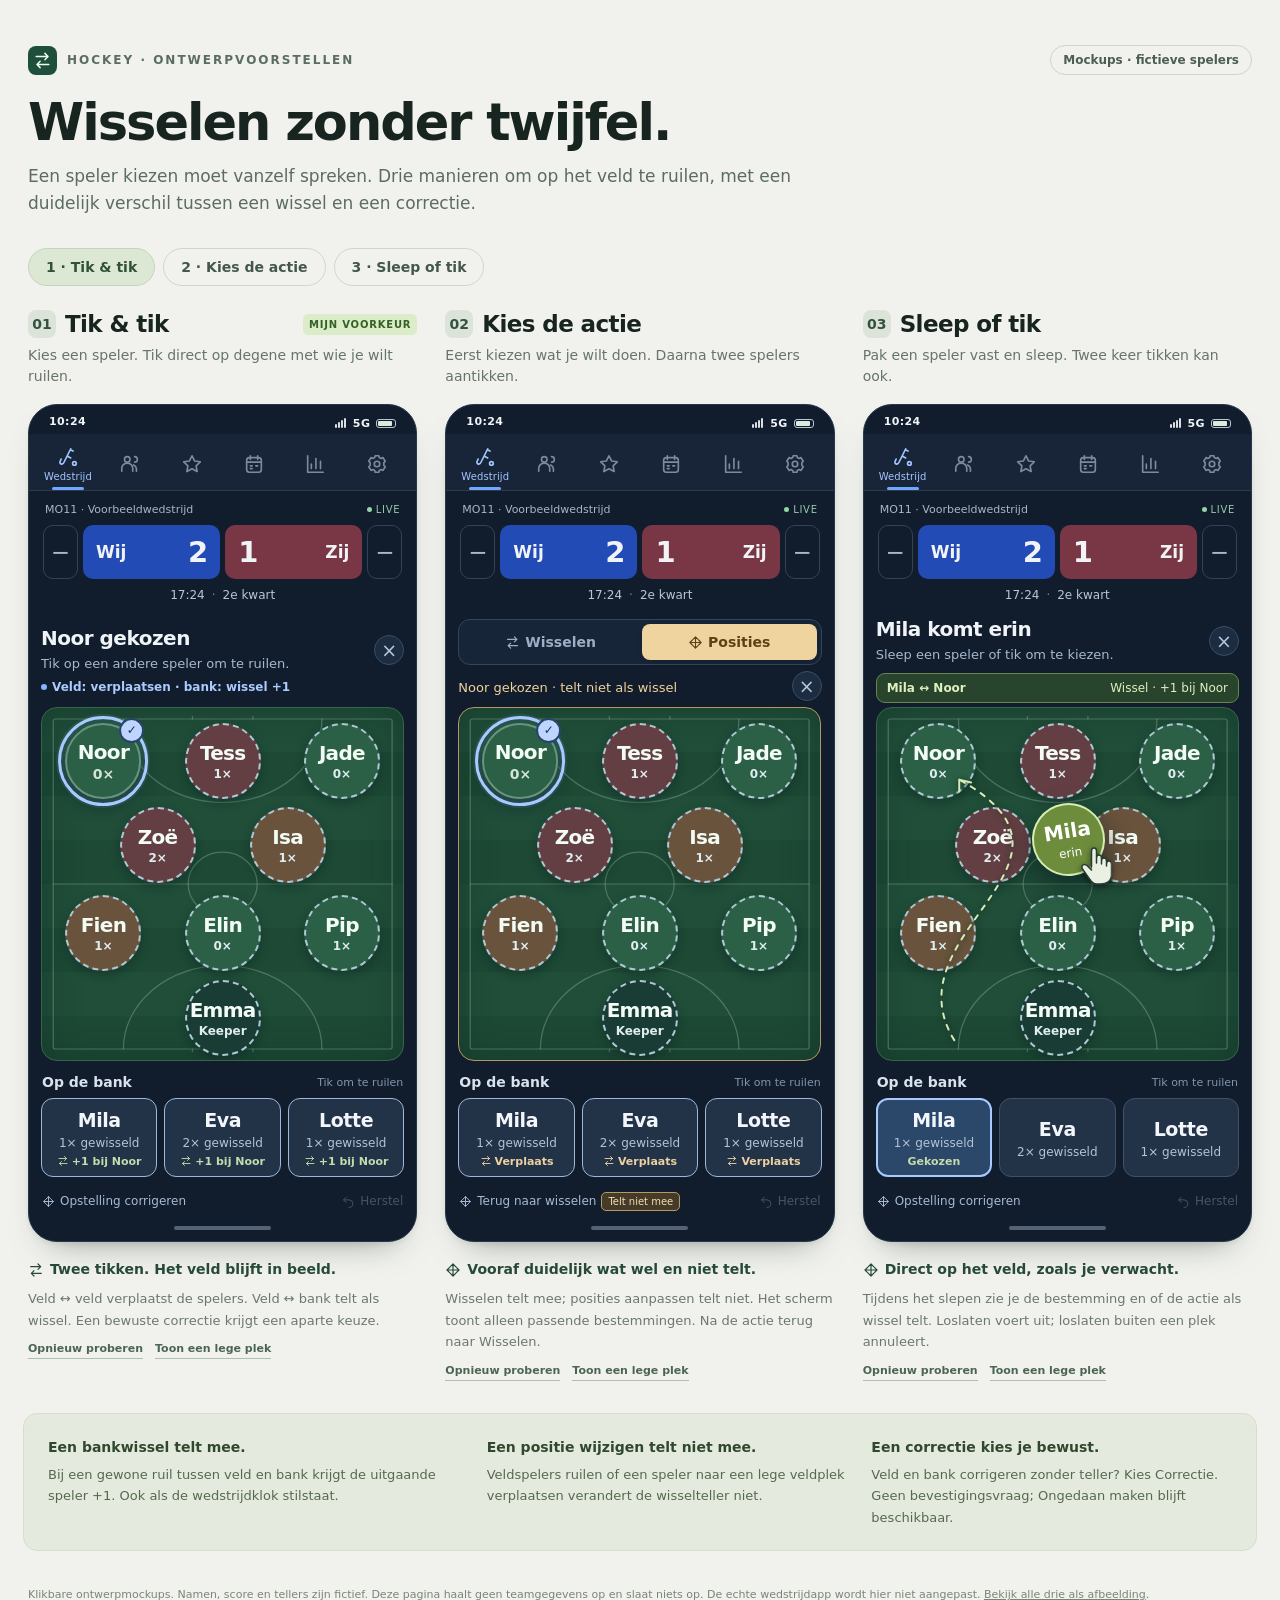
<file: public/ontwerpen/spelerwissels/index.html>
<!doctype html>
<html lang="nl">
<head>
  <meta charset="utf-8">
  <meta name="viewport" content="width=device-width,initial-scale=1">
  <meta http-equiv="Content-Security-Policy" content="default-src 'none'; script-src 'unsafe-inline'; style-src 'unsafe-inline'; img-src 'self' data:; connect-src 'none'; form-action 'none'; base-uri 'none'">
  <meta name="color-scheme" content="light">
  <title>Drie voorstellen · spelers wisselen</title>
  <style>
    *{box-sizing:border-box}body{margin:0;background:#f1f2ed;color:#17241f;font-family:Inter,ui-sans-serif,system-ui,-apple-system,BlinkMacSystemFont,"Segoe UI",sans-serif;-webkit-font-smoothing:antialiased}button{font:inherit;cursor:pointer}button:focus-visible,a:focus-visible{outline:3px solid #71aaff;outline-offset:4px}button:disabled{cursor:default}a{color:inherit}svg{display:inline-block;vertical-align:middle;fill:none;stroke:currentColor;stroke-width:1.8;stroke-linecap:round;stroke-linejoin:round}header{max-width:1290px;margin:auto;padding:45px 28px 23px}.eyebrow{display:flex;align-items:center;gap:10px;font-size:12px;font-weight:750;letter-spacing:2px;text-transform:uppercase;color:#5b6c61}.brand{display:grid;place-items:center;width:29px;height:29px;background:#1e4f3c;color:#efffec;border-radius:8px}.eyebrow .badge{margin-left:auto;letter-spacing:0;text-transform:none;font-size:12px;font-weight:650;border:1px solid #ccd5ca;border-radius:30px;padding:7px 12px;color:#4c5d52}h1{font-size:clamp(30px,4vw,51px);line-height:1.12;letter-spacing:-2px;margin:19px 0 12px;font-weight:760}header>p{font-size:17px;line-height:1.6;color:#5b6c61;margin:0;max-width:810px}.variant-nav{display:flex;gap:8px;max-width:1290px;margin:auto;padding:8px 28px 24px}.variant-nav button{border:1px solid #cfd7cc;border-radius:30px;padding:10px 17px;background:transparent;font-size:14px;font-weight:650;color:#43574a}.variant-nav button.current{background:#1d4938;color:#fff;border-color:#1d4938}.gallery{display:grid;grid-template-columns:repeat(3,minmax(0,1fr));gap:28px;max-width:1290px;padding:0 28px 26px;margin:auto}.variant{min-width:0}.variant-title{display:flex;align-items:center;gap:9px;margin:0 0 7px;font-size:23px;letter-spacing:-.6px}.number{display:grid;place-items:center;flex:none;width:28px;height:28px;border-radius:8px;background:#dce4d9;color:#355240;font-size:14px;letter-spacing:0}.recommend{font-size:10px;text-transform:uppercase;letter-spacing:.8px;background:#dbecc8;color:#356127;border-radius:5px;padding:5px 6px;white-space:nowrap;margin-left:auto}.variant-deck{font-size:14px;line-height:1.5;margin:0 0 17px;color:#667568;min-height:42px}.phone{background:#111c2d;border:1px solid #27384d;border-radius:29px;overflow:hidden;box-shadow:0 18px 35px -22px #17281f88,0 3px 4px #17281f0b;color:#f0f4f7;position:relative;isolation:isolate}.status{height:29px;padding:10px 20px 3px;display:flex;justify-content:space-between;font-size:11px;font-weight:700;letter-spacing:.4px}.status .signals{display:flex;gap:6px;align-items:center}.status .battery{width:20px;height:9px;border:1px solid #b7c6d5;border-radius:3px;position:relative}.battery:before{content:"";position:absolute;inset:1px 3px 1px 1px;background:#dcebdc;border-radius:1px}.app-tabs{display:flex;align-items:center;justify-content:space-around;height:57px;padding:4px 8px 0;border-bottom:1px solid #2c3a4a;background:#182438}.tab{height:52px;display:flex;align-items:center;flex-direction:column;justify-content:center;gap:3px;position:relative;color:#7b8b9e;width:46px}.tab svg{width:22px;height:22px}.tab.active{color:#a3c6ff}.tab.active:after{content:"";position:absolute;bottom:0;width:32px;height:3px;border-radius:4px;background:#71a8ff}.tab small{font-size:10px;letter-spacing:.1px}.app-top{padding:12px 14px 10px}.match-label{display:flex;align-items:center;justify-content:space-between;font-size:11px;color:#a9b6c5;margin:0 2px 9px}.live{display:flex;align-items:center;gap:4px;font-size:10px;letter-spacing:.7px;color:#92cba7}.live:before{content:"";width:5px;height:5px;border-radius:50%;background:#93d5a6}.score{height:54px;display:grid;grid-template-columns:35px 1fr 1fr 35px;gap:5px}.score .minus{display:grid;place-items:center;border:1px solid #344257;border-radius:10px;color:#a8b7ca;font-size:23px}.team-score{display:flex;justify-content:space-between;align-items:center;padding:0 13px;border-radius:10px;background:#234bb5;font-size:17px;font-weight:650}.team-score.away{background:#793644}.team-score b{font-size:29px;font-variant-numeric:tabular-nums;letter-spacing:-1px}.clock{margin:9px 0 0;display:flex;gap:7px;justify-content:center;color:#bbc6d2;font-size:12px;font-variant-numeric:tabular-nums}.clock .dot{color:#718395}.work-area{padding:0 12px 0}.control-area{height:95px;position:relative;display:flex;flex-direction:column;justify-content:center;gap:6px}.instruction{display:flex;align-items:center;justify-content:space-between;gap:5px}.instruction h3{font-size:20px;font-weight:700;letter-spacing:-.5px;margin:0}.instruction p{margin:5px 0 0;font-size:13px;line-height:1.4;color:#a6b9ce}.cancel{border:1px solid #3b4d63;border-radius:50%;width:30px;height:30px;flex:none;color:#b5c6d8;background:#1c2c41;font-size:19px;display:grid;place-items:center}.chosen-tag{display:inline-flex;align-items:center;gap:5px;color:#aacbff;font-size:12px;font-weight:650}.chosen-tag:before{content:"";width:6px;height:6px;border-radius:50%;background:#83b4ff}.modes{display:grid;grid-template-columns:1fr 1fr;padding:4px;border-radius:12px;border:1px solid #34445a;background:#162538;gap:4px}.mode-button{height:36px;border:none;background:none;color:#9eafc5;border-radius:8px;font-size:14px;font-weight:650}.mode-button.active{background:#c0d4ff;color:#14396a;box-shadow:0 2px 5px #0002}.mode-button[data-mode="correctie"].active{background:#f0d49f;color:#5c4216}.mode-note{font-size:12px;color:#f1d3a0;text-align:center}.pitch{height:354px;position:relative;container-type:inline-size;overflow:hidden;border-radius:16px;background:repeating-linear-gradient(0deg,#1d4935 0px,#1d4935 44px,#204e39 44px,#204e39 88px);box-shadow:inset 0 0 35px #0d2e2388;border:1px solid #38644b}.pitch-lines{position:absolute;inset:8px;width:calc(100% - 16px);height:calc(100% - 16px);stroke:#a9c9b755;stroke-width:1.15;pointer-events:none}.position{position:absolute;transform:translate(-50%,-50%);z-index:2;padding:0;width:clamp(65px,21cqw,77px);height:clamp(65px,21cqw,77px);border:2px solid #65967b;border-radius:50%;display:flex;align-items:center;justify-content:center;flex-direction:column;gap:3px;background:#2b6046;color:#f3fbf5;box-shadow:0 4px 10px #0a211e66;touch-action:manipulation;transition:box-shadow .16s,background .16s}.position .name{font-size:20px;font-weight:700;letter-spacing:-.7px;line-height:1.15}.position .count{font-size:14px;font-weight:550;color:#d2e4d5;line-height:1}.position.red{background:#633f43;border-color:#af7476}.position.orange{background:#69533c;border-color:#b79b68}.position.keeper{background:#193c35;border-color:#8aa87d}.position.empty{background:#12342570;border:1.5px dashed #84b29c;color:#bed7c7;box-shadow:none}.position.empty .name{font-size:26px;font-weight:400}.position.empty .count{font-size:12px}.position.selected{outline:3px solid #a8caff;outline-offset:4px;box-shadow:0 0 0 9px #91bbff1c,0 6px 17px #071a2ca1}.position.selected:after{content:"✓";position:absolute;top:-7px;right:-5px;width:21px;height:21px;display:grid;place-items:center;border-radius:50%;background:#bed6ff;border:2px solid #27456c;color:#0c355f;font-size:12px;font-weight:800}.position.target:not(.selected){border-color:#aec9d5;border-style:dashed}.position.target .count{color:#deedf0;font-size:12px}.position.drop-hover{outline:4px solid #d4eaaa;outline-offset:5px;box-shadow:0 0 0 11px #d7f4b52a}.position.dim{opacity:.43}.bench-head{display:flex;justify-content:space-between;align-items:center;padding:13px 1px 8px;color:#dae3ed;font-size:14px;font-weight:650}.bench-head small{color:#8095ac;font-size:11px;font-weight:450}.bench{display:grid;grid-template-columns:repeat(3,minmax(0,1fr));gap:7px}.bench-player{border:1px solid #40516a;background:#223247;border-radius:12px;min-height:79px;padding:9px 3px 8px;color:#f2f5f9;display:flex;flex-direction:column;align-items:center;justify-content:center;gap:5px;touch-action:manipulation;position:relative}.bench-player .name{font-size:19px;font-weight:650;letter-spacing:-.4px}.bench-player .count{font-size:12px;color:#b4c4d6}.bench-player .intent{font-size:11px;color:#c4dcad;display:flex;align-items:center;gap:3px;font-weight:650}.bench-player.selected{border:2px solid #a8caff;background:#2b476a;padding:8px 2px 7px}.bench-player.target{border-color:#9fb8d7}.bench-player .intent.correctie{color:#eed1a3}.bench-player.drop-hover{outline:3px solid #d2e9b0;outline-offset:2px}.action-strip{min-height:49px;display:flex;align-items:center;justify-content:space-between;gap:6px;padding:7px 1px 8px}.text-action{font-size:12px;background:none;border:none;color:#a6bbd4;padding:7px 0;display:flex;gap:5px;align-items:center}.text-action:disabled{opacity:.35}.correctie-pill{background:#463b29;border:1px solid #b89960;border-radius:5px;padding:3px 6px;color:#f4dcae;font-size:10px;white-space:nowrap}.home-indicator{height:15px;display:flex;justify-content:center;align-items:flex-start}.home-indicator:after{content:"";width:97px;height:4px;border-radius:4px;background:#718194;opacity:.7}.screen-feedback{background:#193c33;border:1px solid #437459;color:#c3e5cf;border-radius:10px;padding:10px 12px;position:absolute;left:11px;right:11px;bottom:20px;font-size:13px;line-height:1.5;z-index:12;box-shadow:0 10px 30px #0009;display:none}.screen-feedback.visible{display:block}.screen-feedback b{font-weight:700;color:#effff2}.screen-feedback .feedback-undo{background:none;border:none;color:#b9d0ff;text-decoration:underline;padding:4px 0 0;font-size:12px;font-weight:650}.drag-guide{position:absolute;inset:0;pointer-events:none;z-index:4}.drag-arrow{position:absolute;inset:0;width:100%;height:100%;overflow:visible;color:#d9efb7;filter:drop-shadow(0 1px 3px #0c271d)}.drag-ghost{position:absolute;left:43%;top:27%;width:73px;height:73px;border-radius:50%;border:2px solid #d5ecb2;background:#6d8c3c;color:#fff;display:flex;align-items:center;justify-content:center;flex-direction:column;box-shadow:0 10px 24px #081c2199;transform:rotate(-9deg);font-size:20px;font-weight:750}.drag-ghost small{font-size:12px;font-weight:500;margin-top:3px}.drag-hand{position:absolute;left:56%;top:39%;color:#f5f8ee;filter:drop-shadow(0 2px 3px #0008)}.drag-caption{display:flex;align-items:center;justify-content:space-between;background:#29442c;border:1px solid #698551;color:#dff0be;border-radius:9px;padding:7px 10px;font-size:12px;margin-top:2px}.drag-caption b{font-weight:700}.floating-player{position:fixed;z-index:100;pointer-events:none;width:76px;height:76px;border-radius:50%;background:#315e42;border:3px solid #d8efb7;color:white;box-shadow:0 8px 28px #0008;display:flex;align-items:center;justify-content:center;font-size:20px;font-weight:750;transform:translate(-50%,-50%) rotate(-6deg)}.phone[data-option="3"] .position,.phone[data-option="3"] .bench-player{touch-action:none}.method{padding-top:17px}.method .how{display:flex;align-items:center;gap:6px;color:#284b39;font-size:14px;font-weight:750;line-height:1.5}.method .how svg{width:16px;height:16px;flex:none}.method p{font-size:13px;line-height:1.65;color:#6c786c;margin:8px 0 0}.demo-links{display:flex;gap:12px;margin-top:11px}.demo-links button{background:none;border:none;border-bottom:1px solid #aebfae;color:#4c6552;padding:0 0 3px;font-size:11px;font-weight:650}.principles{max-width:1234px;margin:6px auto 35px;padding:22px 24px;background:#e5eadf;border:1px solid #d5decf;border-radius:14px;display:grid;grid-template-columns:1.15fr 1fr 1fr;gap:24px}.principles div{font-size:13px;line-height:1.65;color:#56694f}.principles strong{display:block;color:#30482f;font-size:14px;margin-bottom:5px}.footer{max-width:1290px;margin:auto;padding:0 28px 35px;font-size:11px;color:#798576;line-height:1.7}.svg-defs{position:absolute;width:0;height:0;overflow:hidden}.correction-state .pitch{border-color:#b49563}.correction-state .instruction p{color:#f0d39a}.reset-note{min-height:20px;font-size:11px;color:#7a897d;text-align:center;margin-top:11px}body.screenshot-mode header{padding-top:28px}body.screenshot-mode .variant-nav{padding-bottom:18px}body.screenshot-mode .demo-links{display:none}body.screenshot-mode .footer{padding-bottom:22px}
    @media(min-width:801px){.phone{max-width:390px;margin:auto}.variant{max-width:390px}.gallery{justify-content:center}.variant-nav button.current{background:#dde8d4;color:#31513a;border-color:#c4d5b9}}
    @media(max-width:1000px) and (min-width:801px){.gallery{gap:15px;padding:0 18px 24px}.variant-title{font-size:19px}.recommend{display:none}.position .name{font-size:18px}.pitch{height:335px}.bench-player .name{font-size:17px}.variant-deck{min-height:62px}}
    @media(max-width:800px){header{padding:26px 19px 17px}.eyebrow{font-size:10px;letter-spacing:1.4px}.eyebrow .badge{font-size:10px;padding:6px 8px}h1{letter-spacing:-1px;font-size:35px;max-width:320px}header>p{font-size:15px}.variant-nav{position:sticky;top:0;z-index:25;background:#f1f2edf5;backdrop-filter:blur(14px);padding:12px 16px 14px;gap:5px;justify-content:center}.variant-nav button{font-size:12px;padding:10px 12px;white-space:nowrap}.gallery{display:block;padding:6px 17px 24px;max-width:425px}.variant:not(.mobile-active){display:none}.variant-title{font-size:24px}.variant-deck{min-height:0;font-size:14px;margin-bottom:17px}.phone{border-radius:24px}.method .how{font-size:15px}.method p{font-size:14px}.demo-links button{font-size:12px;padding:4px 0}.principles{display:block;margin:0 17px 23px;padding:20px}.principles div+div{margin-top:17px}.footer{padding:0 19px 28px}.pitch{height:355px}.recommend{font-size:9px}.gallery[data-isolated="true"] .variant{display:block}}
    @media(prefers-reduced-motion:reduce){*{scroll-behavior:auto!important;transition:none!important}}
  </style>
</head>
<body>
<svg class="svg-defs" aria-hidden="true"><defs>
  <symbol id="i-hockey" viewBox="0 0 24 24"><path d="m15 3-7.5 15c-1.5 3-5.5 1.5-4-1.5l1-2.2M11 11l4 2M14.5 4l3 1.5"/><circle cx="19" cy="19" r="2"/></symbol>
  <symbol id="i-users" viewBox="0 0 24 24"><circle cx="9" cy="7" r="3"/><path d="M3 20v-3a6 6 0 0 1 12 0v3m2-16a3 3 0 0 1 0 6m2 10v-3a5 5 0 0 0-3-4"/></symbol>
  <symbol id="i-star" viewBox="0 0 24 24"><path d="m12 3 2.8 5.7 6.2.9-4.5 4.4 1.1 6.2-5.6-3-5.6 3 1.1-6.2L3 9.6l6.2-.9z"/></symbol>
  <symbol id="i-calendar" viewBox="0 0 24 24"><rect x="4" y="5" width="16" height="16" rx="3"/><path d="M4 10h16M8 3v4m8-4v4m-8 7h2m4 0h2m-8 3h2"/></symbol>
  <symbol id="i-chart" viewBox="0 0 24 24"><path d="M4 3v18h17M8 17v-5m5 5V6m5 11V9"/></symbol>
  <symbol id="i-settings" viewBox="0 0 24 24"><path d="m10 3-.5 2-2 .9L5.5 5 3 9l1.5 1.5v3L3 15l2.5 4 2-.9 2 .9.5 2h4l.5-2 2-.9 2 .9 2.5-4-1.5-1.5v-3L21 9l-2.5-4-2 .9-2-.9L14 3z"/><circle cx="12" cy="12" r="3"/></symbol>
  <symbol id="i-swap" viewBox="0 0 24 24"><path d="M4 7h15m-4-4 4 4-4 4M20 17H5m4-4-4 4 4 4"/></symbol>
  <symbol id="i-move" viewBox="0 0 24 24"><path d="M12 3v18M3 12h18M8 7l4-4 4 4M8 17l4 4 4-4M7 8l-4 4 4 4m10-8 4 4-4 4"/></symbol>
  <symbol id="i-undo" viewBox="0 0 24 24"><path d="m8 4-5 5 5 5M3 9h10a7 7 0 0 1 0 14"/></symbol>
  <symbol id="i-hand" viewBox="0 0 32 40"><path d="M12 22V6c0-4 5-4 5 0v12-5c0-4 5-4 5 0v6-3c0-4 5-4 5 0v5-2c0-4 5-4 5 0v11c0 6-5 9-11 9h-4c-3 0-5-2-7-5L3 24c-2-4 2-6 5-3l4 4" fill="#eaf0e2" stroke="#243e34" stroke-width="1.5"/></symbol>
</defs></svg>
<header>
  <div class="eyebrow"><span class="brand"><svg width="19" height="19"><use href="#i-swap"/></svg></span> Hockey · ontwerpvoorstellen <span class="badge">Mockups · fictieve spelers</span></div>
  <h1>Wisselen zonder twijfel.</h1>
  <p>Een speler kiezen moet vanzelf spreken. Drie manieren om op het veld te ruilen, met een duidelijk verschil tussen een wissel en een correctie.</p>
</header>
<nav class="variant-nav" aria-label="Kies een voorstel">
  <button class="current" data-tab="1">1 · Tik & tik</button><button data-tab="2">2 · Kies de actie</button><button data-tab="3">3 · Sleep of tik</button>
</nav>
<main class="gallery" id="gallery">
  <article class="variant mobile-active" id="optie-1" data-variant="1">
    <h2 class="variant-title"><span class="number">01</span> Tik & tik <span class="recommend">Mijn voorkeur</span></h2>
    <p class="variant-deck">Kies een speler. Tik direct op degene met wie je wilt ruilen.</p>
    <div class="phone" data-option="1"></div>
    <div class="method"><div class="how"><svg width="18" height="18"><use href="#i-swap"/></svg> Twee tikken. Het veld blijft in beeld.</div><p>Veld ↔ veld verplaatst de spelers. Veld ↔ bank telt als wissel. Een bewuste correctie krijgt een aparte keuze.</p><div class="demo-links"><button data-demo="1:reset">Opnieuw proberen</button><button data-demo="1:empty">Toon een lege plek</button></div></div>
  </article>
  <article class="variant" id="optie-2" data-variant="2">
    <h2 class="variant-title"><span class="number">02</span> Kies de actie</h2>
    <p class="variant-deck">Eerst kiezen wat je wilt doen. Daarna twee spelers aantikken.</p>
    <div class="phone" data-option="2"></div>
    <div class="method"><div class="how"><svg width="18" height="18"><use href="#i-move"/></svg> Vooraf duidelijk wat wel en niet telt.</div><p>Wisselen telt mee; posities aanpassen telt niet. Het scherm toont alleen passende bestemmingen. Na de actie terug naar Wisselen.</p><div class="demo-links"><button data-demo="2:reset">Opnieuw proberen</button><button data-demo="2:empty">Toon een lege plek</button></div></div>
  </article>
  <article class="variant" id="optie-3" data-variant="3">
    <h2 class="variant-title"><span class="number">03</span> Sleep of tik</h2>
    <p class="variant-deck">Pak een speler vast en sleep. Twee keer tikken kan ook.</p>
    <div class="phone" data-option="3"></div>
    <div class="method"><div class="how"><svg width="18" height="18"><use href="#i-move"/></svg> Direct op het veld, zoals je verwacht.</div><p>Tijdens het slepen zie je de bestemming en of de actie als wissel telt. Loslaten voert uit; loslaten buiten een plek annuleert.</p><div class="demo-links"><button data-demo="3:reset">Opnieuw proberen</button><button data-demo="3:empty">Toon een lege plek</button></div></div>
  </article>
</main>
<aside class="principles">
  <div><strong>Een bankwissel telt mee.</strong>Bij een gewone ruil tussen veld en bank krijgt de uitgaande speler +1. Ook als de wedstrijdklok stilstaat.</div>
  <div><strong>Een positie wijzigen telt niet mee.</strong>Veldspelers ruilen of een speler naar een lege veldplek verplaatsen verandert de wisselteller niet.</div>
  <div><strong>Een correctie kies je bewust.</strong>Veld en bank corrigeren zonder teller? Kies Correctie. Geen bevestigingsvraag; Ongedaan maken blijft beschikbaar.</div>
</aside>
<footer class="footer">Klikbare ontwerpmockups. Namen, score en tellers zijn fictief. Deze pagina haalt geen teamgegevens op en slaat niets op. De echte wedstrijdapp wordt hier niet aangepast. <a href="overzicht.png" target="_blank" rel="noopener">Bekijk alle drie als afbeelding</a>.</footer>
<script>
  const icon=(id,size=17)=>`<svg width="${size}" height="${size}" aria-hidden="true"><use href="#i-${id}"/></svg>`;
  const coords=[[17,15],[50,15],[83,15],[32,39],[68,39],[17,64],[50,64],[83,64],[50,88]];
  const names=['Noor','Tess','Jade','Zoë','Isa','Fien','Elin','Pip','Emma','Mila','Eva','Lotte'];
  const initialCounts={Noor:0,Tess:1,Jade:0,'Zoë':2,Isa:1,Fien:1,Elin:0,Pip:1,Emma:0,Mila:1,Eva:2,Lotte:1};
  function initial(i){return {i,slots:names.slice(0,9),bench:names.slice(9),counts:{...initialCounts},arrivals:['Pip','Elin','Noor','Jade','Isa','Fien','Tess','Zoë'],selected:i===3?{kind:'bench',index:0}:{kind:'field',index:0},mode:i===2?'correctie':'auto',dragDemo:i===3,history:[],feedback:null}};
  const states={1:initial(1),2:initial(2),3:initial(3)};
  const get=(s,p)=>p.kind==='field'?s.slots[p.index]:s.bench[p.index];
  function resultType(s,a,b){
    if(!get(s,b))return 'plaats';
    if(s.mode==='correctie'||a.kind==='field'&&a.index===8||b.kind==='field'&&b.index===8)return 'verplaats';
    return a.kind!==b.kind?'wissel':'verplaats';
  }
  function eligible(s,p){
    const a=s.selected;if(!a)return !!get(s,p);
    if(a.kind===p.kind&&a.index===p.index)return true;
    if(a.kind==='bench'&&p.kind==='bench')return false;
    if(s.i===2&&s.mode!=='correctie'&&a.kind===p.kind)return false;
    return true;
  }
  function colour(s,name){const field=s.slots.slice(0,8).filter(Boolean);const order=field.filter(n=>!s.arrivals.includes(n)).concat(s.arrivals.filter(n=>field.includes(n)));const n=order.indexOf(name),len=order.length;return n<0?'':n>=len-2?'red':n>=len-4?'orange':''};
  function verb(s,p){if(!s.selected)return '';const t=resultType(s,s.selected,p);return t==='wissel'?'Wissel +1':t==='plaats'?'Verplaats': 'Verplaats'};
  function render(i){
    const s=states[i],phone=document.querySelector(`.phone[data-option="${i}"]`),a=s.selected,name=a?get(s,a):null;
    phone.classList.toggle('correction-state',s.mode==='correctie');
    const title=s.feedback?s.feedback.title:s.mode==='correctie'?'Posities aanpassen':s.dragDemo?'Mila komt erin':name?`${name} gekozen`:'Kies een speler';
    const hint=s.feedback?s.feedback.text:s.mode==='correctie'?'Ruil of verplaats · telt niet als wissel.':s.i===3?'Sleep een speler of tik om te kiezen.':name?'Tik op een andere speler om te ruilen.':'Tik op het veld of op de bank.';
    phone.innerHTML=`
      <div class="status"><span>10:24</span><span class="signals"><svg width="12" height="10" viewBox="0 0 12 10"><path d="M1 9V7m3 2V5m3 4V3m3 6V1"/></svg><span>5G</span><span class="battery"></span></span></div>
      <div class="app-tabs">${['hockey','users','star','calendar','chart','settings'].map((t,n)=>`<div class="tab ${n===0?'active':''}">${icon(t,22)}${n===0?'<small>Wedstrijd</small>':''}</div>`).join('')}</div>
      <div class="app-top"><div class="match-label"><span>MO11 · Voorbeeldwedstrijd</span><span class="live">LIVE</span></div><div class="score"><span class="minus">−</span><span class="team-score">Wij <b>2</b></span><span class="team-score away"><b>1</b> Zij</span><span class="minus">−</span></div><div class="clock"><span>17:24</span><span class="dot">·</span><span>2e kwart</span></div></div>
      <div class="work-area"><div class="control-area" aria-live="polite">
      ${i===2?`<div class="modes"><button class="mode-button ${s.mode!=='correctie'?'active':''}" data-mode="auto">${icon('swap',15)} Wisselen</button><button class="mode-button ${s.mode==='correctie'?'active':''}" data-mode="correctie">${icon('move',15)} Posities</button></div><div class="instruction"><div><p>${s.feedback?s.feedback.text:(name?name+' gekozen · ':'')+(s.mode==='correctie'?'telt niet als wissel':'kies wie er uitgaat')}</p></div>${a?'<button class="cancel" data-cancel aria-label="Selectie annuleren">×</button>':''}</div>`:
      `<div class="instruction"><div><h3>${title}</h3><p>${hint}</p></div>${a?'<button class="cancel" data-cancel aria-label="Selectie annuleren">×</button>':''}</div>${s.dragDemo?'<div class="drag-caption"><span><b>Mila ↔ Noor</b></span><span>Wissel · +1 bij Noor</span></div>':name?`<span class="chosen-tag">${s.mode==='correctie'?'Correctie · telt niet mee':a.kind==='bench'?'Bank ↔ veld · wissel +1':'Veld: verplaatsen · bank: wissel +1'}</span>`:''}`}
      </div>
      <div class="pitch"><svg class="pitch-lines" viewBox="0 0 320 338" preserveAspectRatio="none" aria-hidden="true"><rect x="3" y="3" width="314" height="332" rx="2"/><path d="M3 169h314M132 3v-4h56v4M132 335v4h56v-4M68 3a92 84 0 0 0 184 0M68 335a92 84 0 0 1 184 0"/><circle cx="160" cy="169" r="32"/></svg>
      ${s.slots.map((n,j)=>{const p={kind:'field',index:j},sel=a&&a.kind==='field'&&a.index===j,target=a&&!sel&&eligible(s,p);return `<button data-kind="field" data-index="${j}" class="position ${j===8?'keeper':''} ${n?colour(s,n):'empty'} ${sel?'selected':''} ${target?'target':''} ${a&&!eligible(s,p)?'dim':''}" style="left:${coords[j][0]}%;top:${coords[j][1]}%" aria-label="${n||'Lege plek'}${target?': '+verb(s,p):''}"><span class="name">${n||'+'}</span><span class="count">${!n?'Lege plek':j===8?'Keeper':s.counts[n]+'×'}</span></button>`}).join('')}
      ${s.dragDemo?`<div class="drag-guide"><svg class="drag-arrow" viewBox="0 0 330 354"><path d="M61 334C-6 225 217 156 66 72" stroke="#d5eab5" stroke-width="2" stroke-dasharray="5 7"/><path d="m66 84 0-12 12 3" stroke="#d5eab5" stroke-width="2"/></svg><div class="drag-ghost">Mila<small>erin</small></div><svg class="drag-hand" width="33" height="40" viewBox="0 0 32 40"><use href="#i-hand"/></svg></div>`:''}</div>
      <div class="bench-head"><span>Op de bank</span><small>${a?'Tik om te ruilen':'Ook hier kun je beginnen'}</small></div><div class="bench">${s.bench.map((n,j)=>{const p={kind:'bench',index:j},sel=a&&a.kind==='bench'&&a.index===j,target=a&&!sel&&eligible(s,p),intent=target?verb(s,p):null;return `<button class="bench-player ${sel?'selected':''} ${target?'target':''}" data-kind="bench" data-index="${j}" aria-label="${n}${intent?': '+intent:''}"><span class="name">${n}</span><span class="count">${s.counts[n]}× gewisseld</span>${intent?`<span class="intent ${intent==='Verplaats'?'correctie':''}">${icon('swap',12)} ${intent==='Wissel +1'?'+1 bij '+get(s,a):intent}</span>`:sel?'<span class="intent">Gekozen</span>':''}</button>`}).join('')}</div>
      <div class="action-strip"><button class="text-action" data-correction>${icon('move',13)} ${s.mode==='correctie'?'Terug naar wisselen':'Opstelling corrigeren'}${s.mode==='correctie'?'<span class="correctie-pill">Telt niet mee</span>':''}</button><button class="text-action" data-undo ${s.history.length?'':'disabled'}>${icon('undo',13)} Herstel</button></div></div><div class="home-indicator"></div>
      `;
    phone.onclick=e=>{
      if(Date.now()<(s.ignoreClickUntil||0))return;
      const slot=e.target.closest('[data-kind]');
      if(slot){select(i,{kind:slot.dataset.kind,index:+slot.dataset.index});return}
      if(e.target.closest('[data-cancel]')){s.selected=null;s.dragDemo=false;s.feedback=null;render(i)}
      if(e.target.closest('[data-undo]')){undo(i)}
      const mode=e.target.closest('[data-mode]');if(mode){s.mode=mode.dataset.mode;s.selected=null;s.dragDemo=false;s.feedback=null;render(i)}
      if(e.target.closest('[data-correction]')){s.mode=s.mode==='correctie'?'auto':'correctie';s.dragDemo=false;s.feedback=null;render(i)}
    };
  }
  function select(i,p){const s=states[i];s.dragDemo=false;s.feedback=null;
    if(!s.selected){if(get(s,p))s.selected=p;render(i);return}
    if(s.selected.kind===p.kind&&s.selected.index===p.index){s.selected=null;render(i);return}
    if(!eligible(s,p))return;
    execute(i,s.selected,p);
  }
  function execute(i,a,b){const s=states[i],nameA=get(s,a),nameB=get(s,b);if(!nameA||a.kind===b.kind&&a.index===b.index||a.kind==='bench'&&b.kind==='bench')return;
    const type=resultType(s,a,b);
    s.history.push(JSON.stringify({slots:s.slots,bench:s.bench,counts:s.counts,arrivals:s.arrivals}));
    if(s.history.length>20)s.history.shift();
    if(type==='wissel'){const out=a.kind==='field'?nameA:nameB,inside=a.kind==='bench'?nameA:nameB;s.counts[out]++;s.arrivals=s.arrivals.filter(n=>n!==inside);s.arrivals.push(inside)}
    (a.kind==='field'?s.slots:s.bench)[a.index]=nameB;
    (b.kind==='field'?s.slots:s.bench)[b.index]=nameA;
    s.selected=null;s.dragDemo=false;s.mode='auto';
    s.feedback=type==='wissel'?{title:`${a.kind==='bench'?nameA:nameB} erin, ${a.kind==='field'?nameA:nameB} eruit`,text:`Wissel geteld · +1 bij ${a.kind==='field'?nameA:nameB}.`}:{title:nameB?`${nameA} en ${nameB} verplaatst`:`${nameA} op de lege plek`,text:'Geen wissel geteld.'};
    render(i);
  }
  function undo(i){const s=states[i];if(!s.history.length)return;Object.assign(s,JSON.parse(s.history.pop()));s.selected=null;s.feedback=null;s.dragDemo=false;s.mode='auto';render(i)}
  function reset(i,empty=false){states[i]=initial(i);if(empty){states[i].slots[7]=null;states[i].bench.push('Pip');states[i].mode='correctie';states[i].dragDemo=false}else{states[i].selected=null;states[i].dragDemo=false;states[i].mode='auto'}render(i)}
  for(const i of [1,2,3])render(i);
  document.querySelectorAll('[data-tab]').forEach(b=>b.onclick=()=>{
    const id=+b.dataset.tab;document.querySelectorAll('[data-tab]').forEach(n=>n.classList.toggle('current',n===b));document.querySelectorAll('.variant').forEach(n=>n.classList.toggle('mobile-active',+n.dataset.variant===id));
    history.replaceState(null,'',`#optie-${id}`);
    if(innerWidth>800)document.querySelector(`#optie-${id}`).scrollIntoView({behavior:'smooth',block:'nearest'});
  });
  document.querySelectorAll('[data-demo]').forEach(b=>b.onclick=()=>{const[i,type]=b.dataset.demo.split(':');reset(+i,type==='empty')});
  if(location.hash.match(/^#optie-[123]$/))document.querySelector(`[data-tab="${location.hash.slice(-1)}"]`).click();
  let drag=null;
  document.addEventListener('pointerdown',e=>{
    const slot=e.target.closest('.phone[data-option="3"] [data-kind]');if(!slot)return;
    const p={kind:slot.dataset.kind,index:+slot.dataset.index},s=states[3];if(!get(s,p))return;
    drag={pointerId:e.pointerId,source:p,startX:e.clientX,startY:e.clientY,active:false,slot,ghost:null,target:null};
  });
  document.addEventListener('pointermove',e=>{
    if(!drag||drag.pointerId!==e.pointerId)return;
    if(!drag.active&&Math.hypot(e.clientX-drag.startX,e.clientY-drag.startY)<9)return;
    e.preventDefault();const s=states[3];
    if(!drag.active){drag.active=true;document.querySelector('.phone[data-option="3"]').setPointerCapture(e.pointerId);s.selected=drag.source;s.dragDemo=false;s.feedback=null;render(3);drag.ghost=document.createElement('div');drag.ghost.className='floating-player';drag.ghost.textContent=get(s,drag.source);document.body.append(drag.ghost)}
    drag.ghost.style.left=e.clientX+'px';drag.ghost.style.top=e.clientY+'px';
    document.querySelectorAll('.drop-hover').forEach(n=>n.classList.remove('drop-hover'));
    const target=document.elementFromPoint(e.clientX,e.clientY)?.closest('.phone[data-option="3"] [data-kind]');
    drag.target=target?{kind:target.dataset.kind,index:+target.dataset.index}:null;
    if(target&&eligible(s,drag.target)){target.classList.add('drop-hover');const label=document.querySelector('.phone[data-option="3"] .instruction p');label.textContent=`${get(s,drag.source)} → ${get(s,drag.target)||'lege plek'} · ${verb(s,drag.target)}`}
  },{passive:false});
  document.addEventListener('pointerup',e=>{
    if(!drag||drag.pointerId!==e.pointerId)return;
    const d=drag;drag=null;if(!d.active)return;
    states[3].ignoreClickUntil=Date.now()+450;d.ghost?.remove();document.querySelectorAll('.drop-hover').forEach(n=>n.classList.remove('drop-hover'));
    if(d.target&&eligible(states[3],d.target))execute(3,d.source,d.target);else{states[3].selected=null;render(3)}
  });
  document.addEventListener('pointercancel',()=>{if(!drag)return;drag.ghost?.remove();drag=null;states[3].selected=null;states[3].dragDemo=false;render(3)});
  window.mockups={states,reset,render,select};
</script>
</body>
</html>
</file>
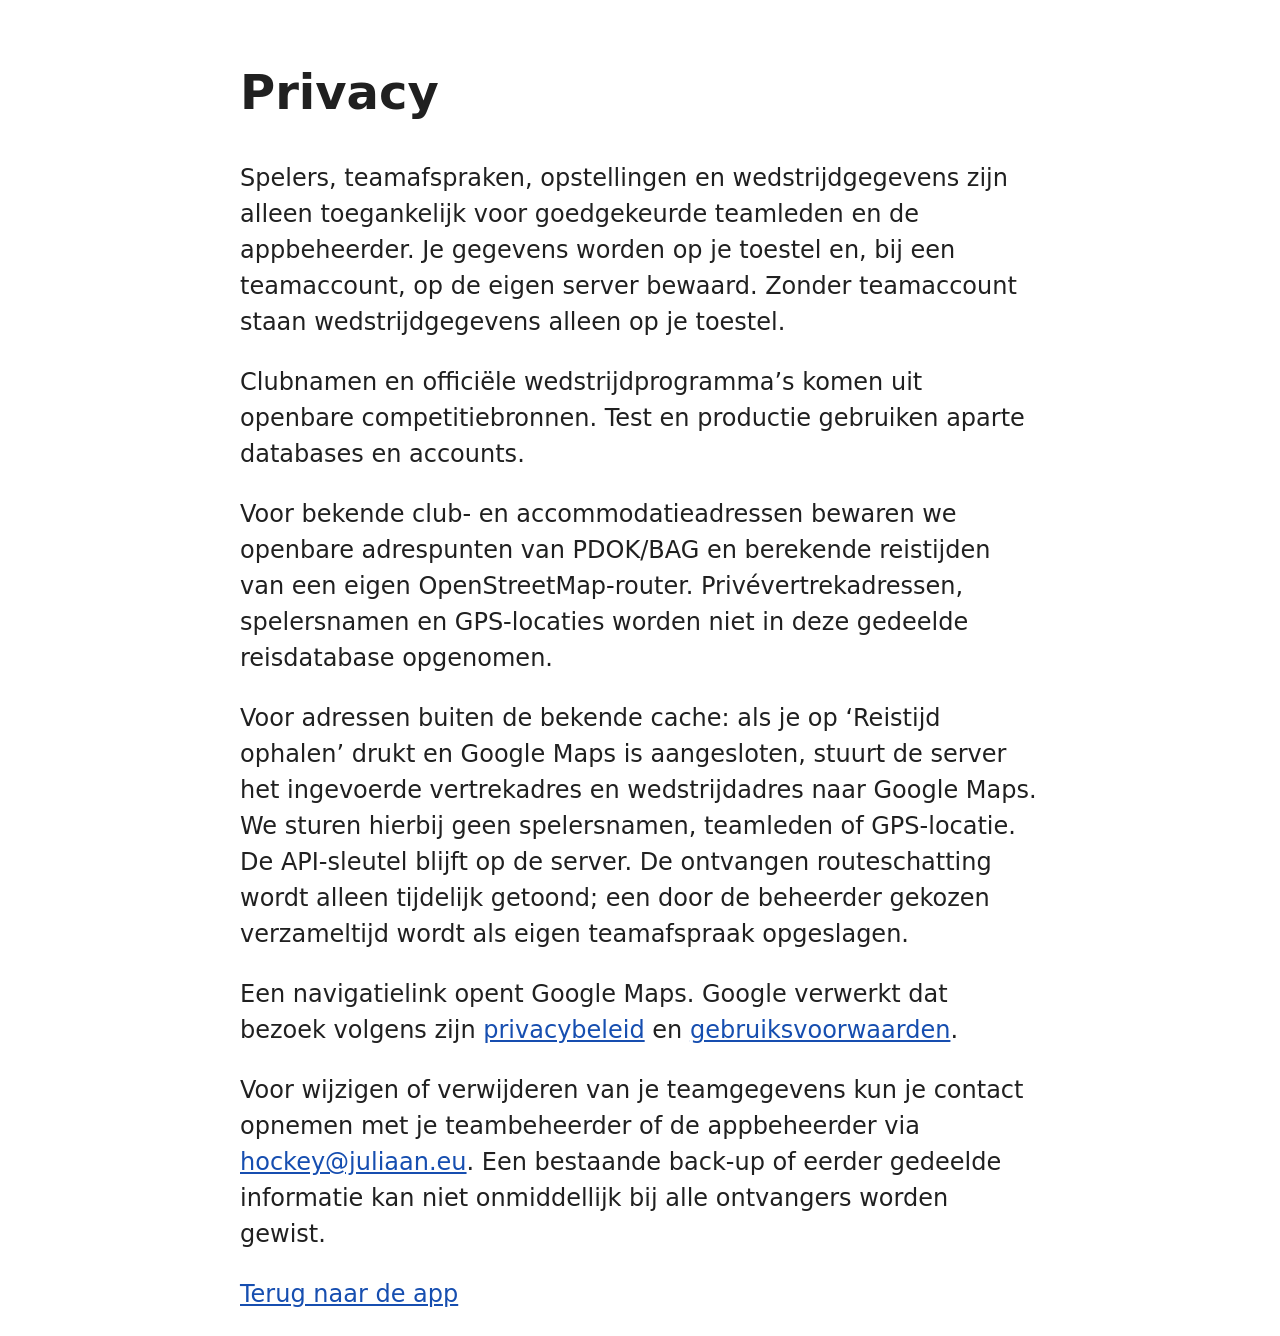
<file: public/privacy.html>
<!doctype html><html lang="nl"><meta charset="utf-8"><meta name="viewport" content="width=device-width,initial-scale=1"><title>Privacy · Hockey Wissel-app</title><style>body{font:24px/1.5 system-ui;max-width:800px;margin:auto;padding:24px;color:#202020;background:white}a{color:#164eb0}</style><h1>Privacy</h1><p>Spelers, teamafspraken, opstellingen en wedstrijdgegevens zijn alleen toegankelijk voor goedgekeurde teamleden en de appbeheerder. Je gegevens worden op je toestel en, bij een teamaccount, op de eigen server bewaard. Zonder teamaccount staan wedstrijdgegevens alleen op je toestel.</p><p>Clubnamen en officiële wedstrijdprogramma’s komen uit openbare competitiebronnen. Test en productie gebruiken aparte databases en accounts.</p><p>Voor bekende club- en accommodatieadressen bewaren we openbare adrespunten van PDOK/BAG en berekende reistijden van een eigen OpenStreetMap-router. Privévertrekadressen, spelersnamen en GPS-locaties worden niet in deze gedeelde reisdatabase opgenomen.</p><p>Voor adressen buiten de bekende cache: als je op ‘Reistijd ophalen’ drukt en Google Maps is aangesloten, stuurt de server het ingevoerde vertrekadres en wedstrijdadres naar Google Maps. We sturen hierbij geen spelersnamen, teamleden of GPS-locatie. De API-sleutel blijft op de server. De ontvangen routeschatting wordt alleen tijdelijk getoond; een door de beheerder gekozen verzameltijd wordt als eigen teamafspraak opgeslagen.</p><p>Een navigatielink opent Google Maps. Google verwerkt dat bezoek volgens zijn <a href="https://policies.google.com/privacy">privacybeleid</a> en <a href="https://maps.google.com/help/terms_maps/">gebruiksvoorwaarden</a>.</p><p>Voor wijzigen of verwijderen van je teamgegevens kun je contact opnemen met je teambeheerder of de appbeheerder via <a href="mailto:hockey@juliaan.eu">hockey@juliaan.eu</a>. Een bestaande back-up of eerder gedeelde informatie kan niet onmiddellijk bij alle ontvangers worden gewist.</p><a href="./">Terug naar de app</a></html>
</file>
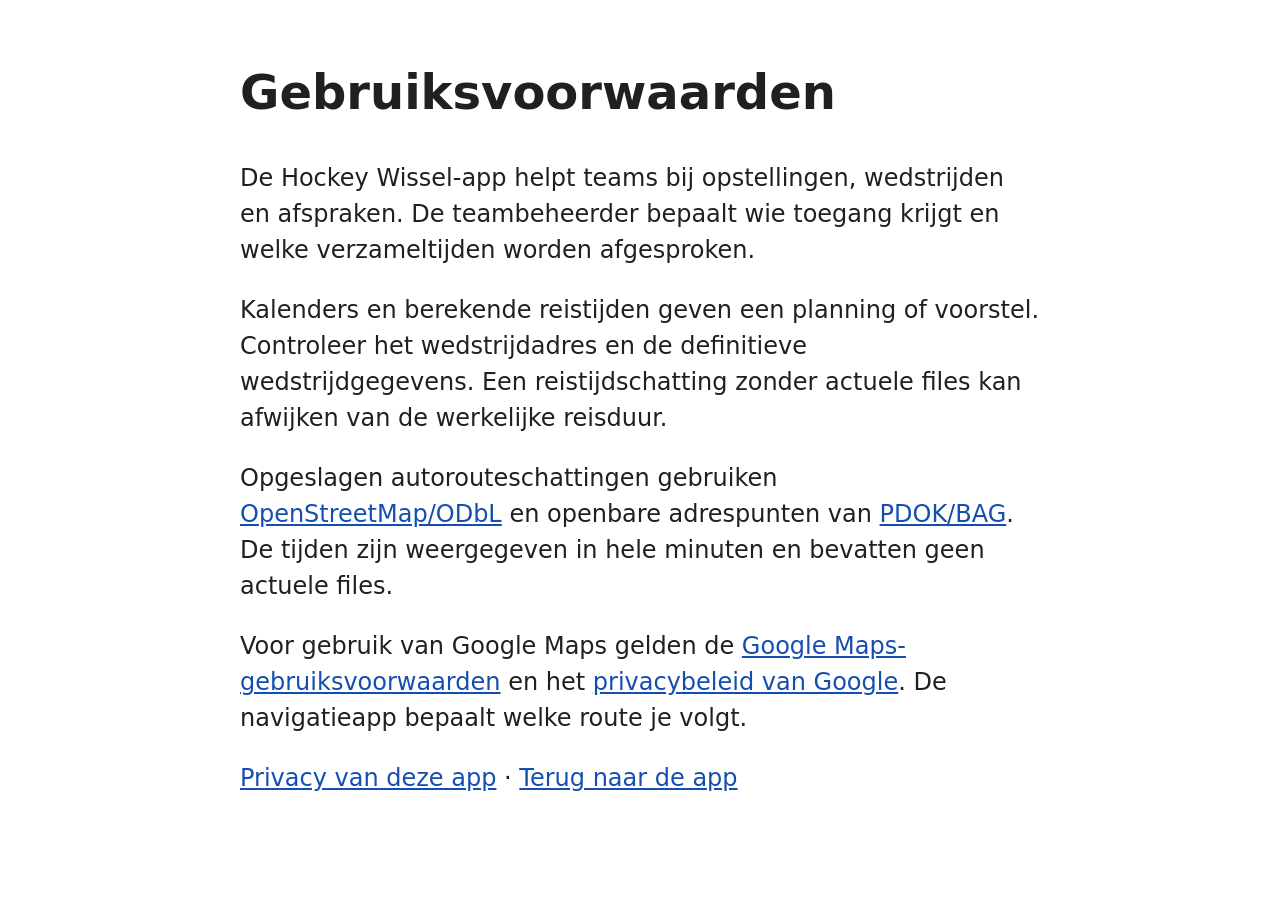
<file: public/voorwaarden.html>
<!doctype html><html lang="nl"><meta charset="utf-8"><meta name="viewport" content="width=device-width,initial-scale=1"><title>Gebruiksvoorwaarden · Hockey Wissel-app</title><style>body{font:24px/1.5 system-ui;max-width:800px;margin:auto;padding:24px;color:#202020;background:white}a{color:#164eb0}</style><h1>Gebruiksvoorwaarden</h1><p>De Hockey Wissel-app helpt teams bij opstellingen, wedstrijden en afspraken. De teambeheerder bepaalt wie toegang krijgt en welke verzameltijden worden afgesproken.</p><p>Kalenders en berekende reistijden geven een planning of voorstel. Controleer het wedstrijdadres en de definitieve wedstrijdgegevens. Een reistijdschatting zonder actuele files kan afwijken van de werkelijke reisduur.</p><p>Opgeslagen autorouteschattingen gebruiken <a href="https://www.openstreetmap.org/copyright">OpenStreetMap/ODbL</a> en openbare adrespunten van <a href="https://www.pdok.nl/pdok-locatieserver">PDOK/BAG</a>. De tijden zijn weergegeven in hele minuten en bevatten geen actuele files.</p><p>Voor gebruik van Google Maps gelden de <a href="https://maps.google.com/help/terms_maps/">Google Maps-gebruiksvoorwaarden</a> en het <a href="https://policies.google.com/privacy">privacybeleid van Google</a>. De navigatieapp bepaalt welke route je volgt.</p><a href="./privacy.html">Privacy van deze app</a> · <a href="./">Terug naar de app</a></html>
</file>
